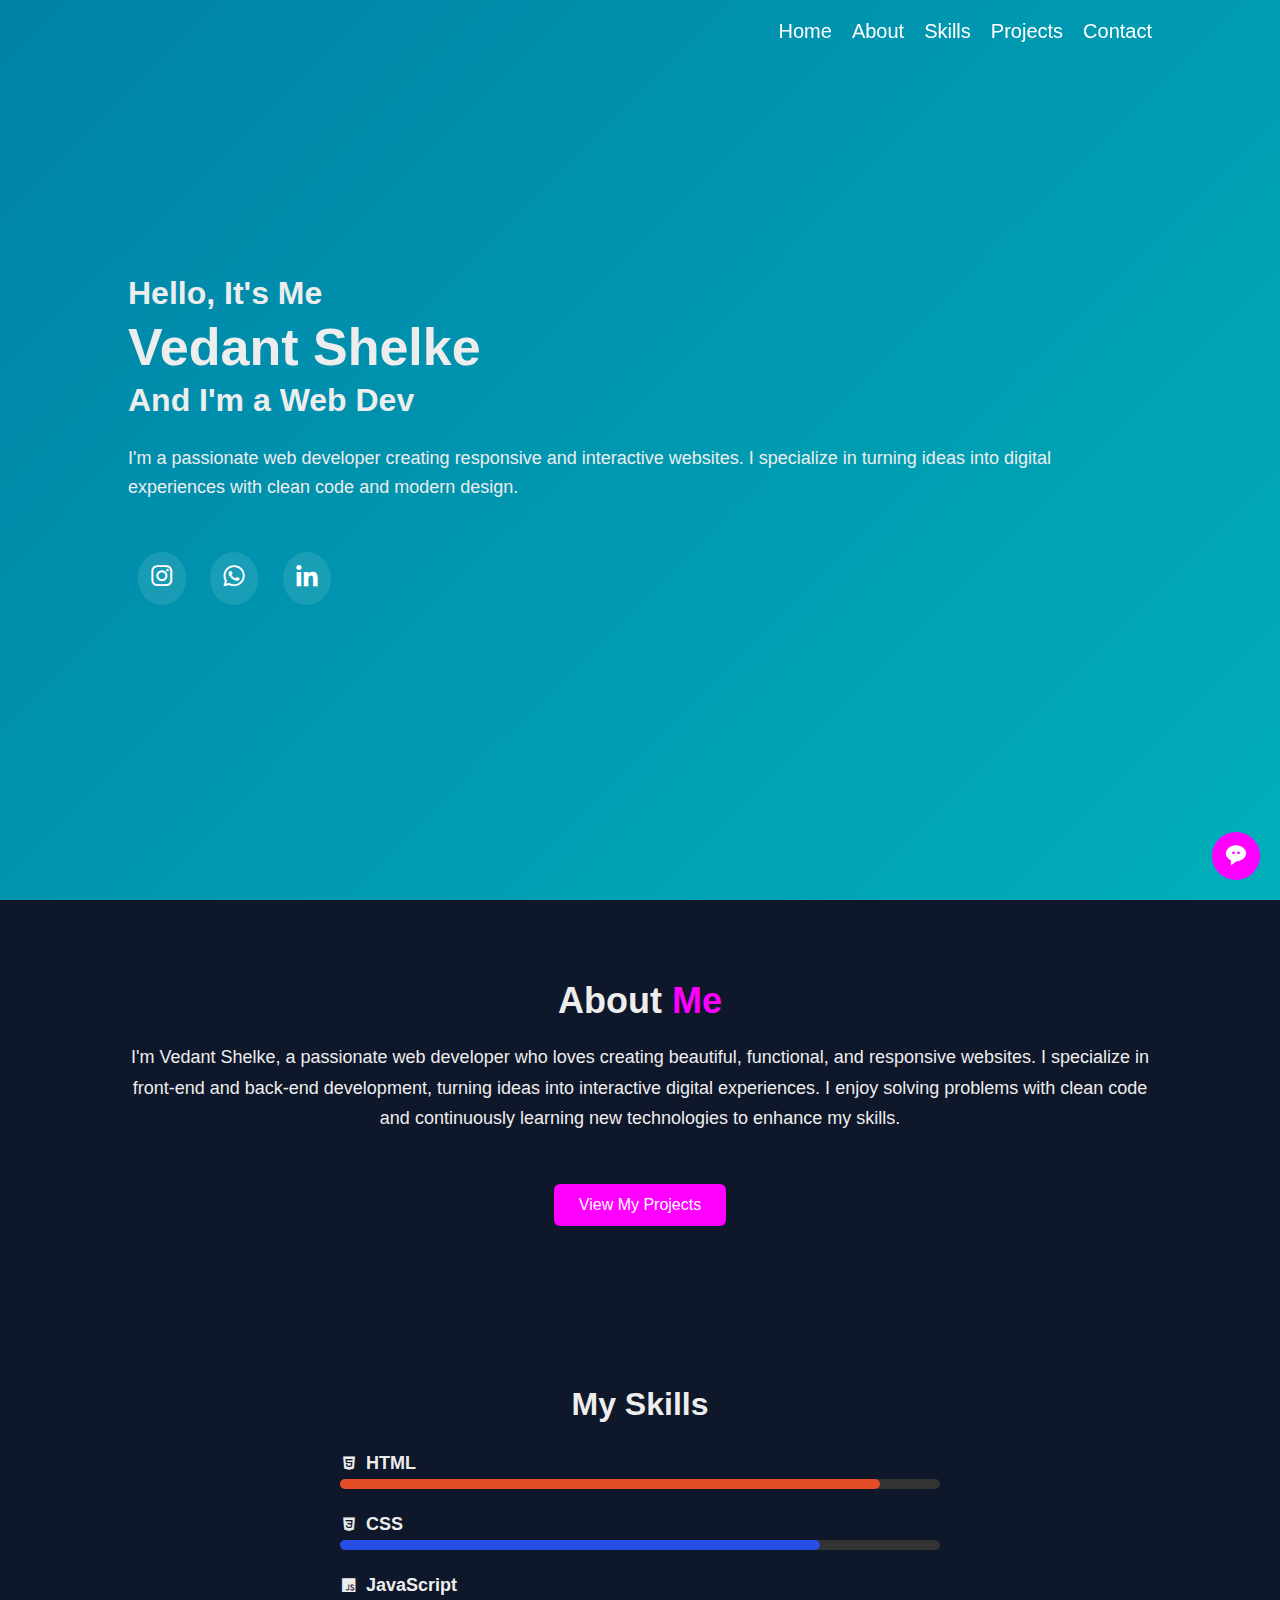
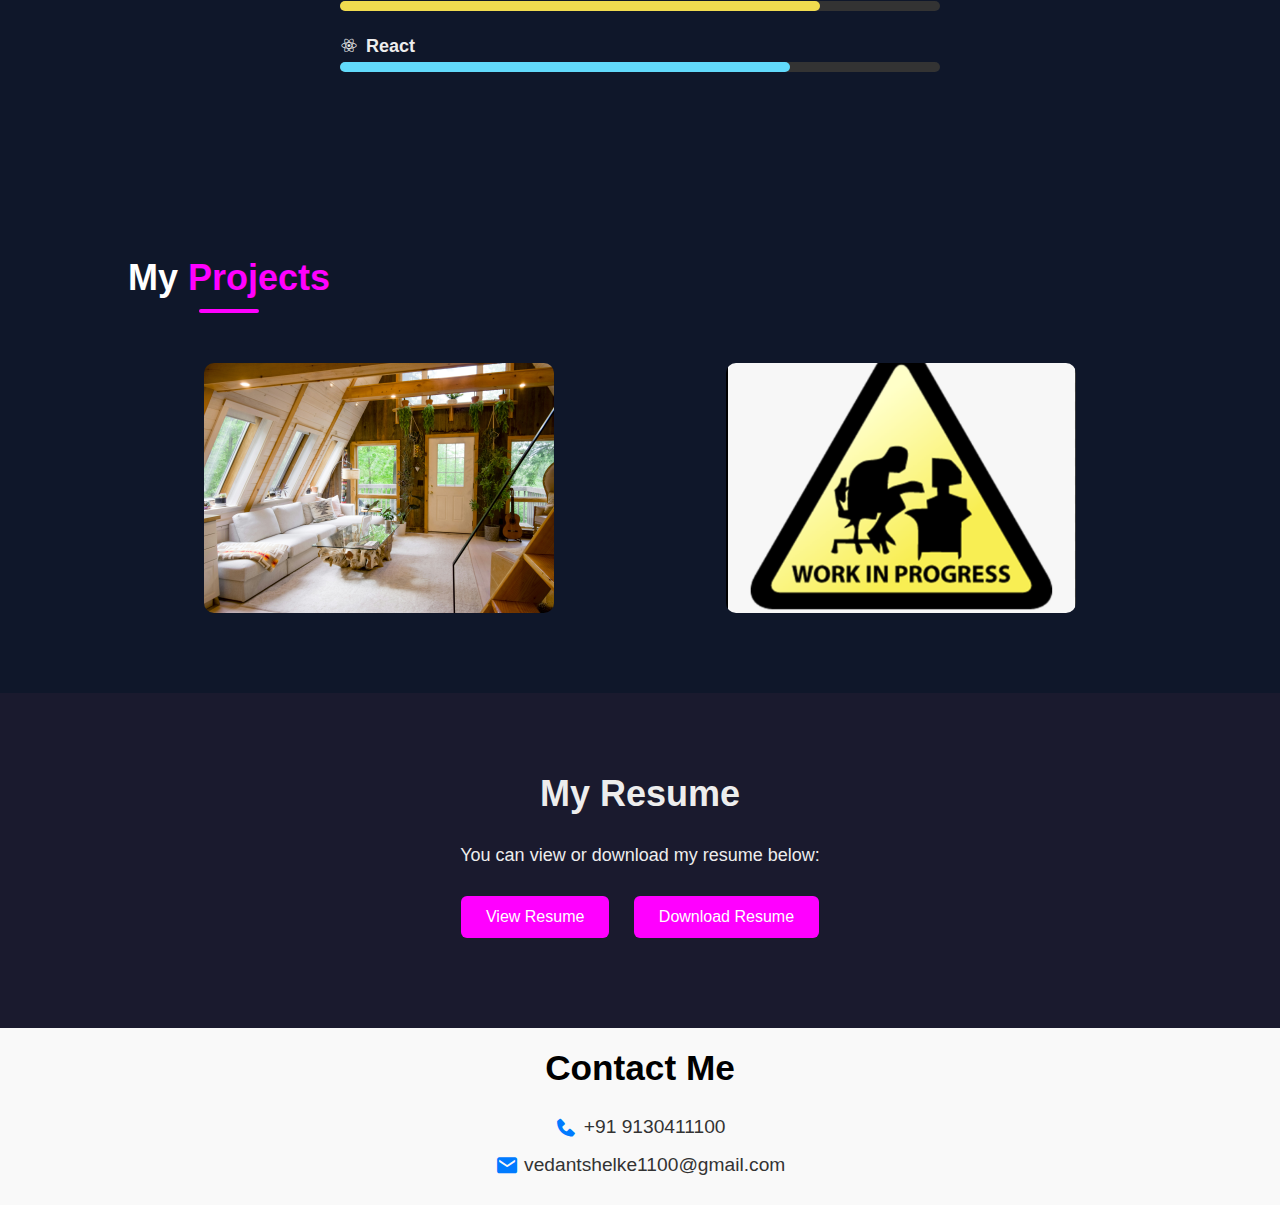
<file: index.html>
<!DOCTYPE html>
<html lang="en">
<head>
  <meta charset="UTF-8">
  <meta name="viewport" content="width=device-width, initial-scale=1.0">
  <title>Portfolio</title>
  <link rel="stylesheet" href="styling.css">
  <link href="https://unpkg.com/boxicons@2.1.4/css/boxicons.min.css" rel="stylesheet">
</head>
<body>
    
  <!-- Header -->
  <header class="header">
    <a href="#home" class="logo"></a>
    <nav class="navbar">
      <a href="#home">Home</a>
      <a href="#about">About</a>
      <a href="#skills">Skills</a>
      <a href="#portfolio">Projects</a>
      <a href="#contact">Contact</a>
    </nav>
  </header>



  <!-- Home Section -->
  <section class="home" id="home">
    <div class="home-content">
      <h3>Hello, It's Me</h3>
      <h1>Vedant Shelke</h1>
      <h3>And I'm a <span id="typed"></span></h3>
    <p class="home-info">
      I'm a passionate web developer creating responsive and interactive websites.
      I specialize in turning ideas into digital experiences with clean code and modern design.
    </p>
      
      <div class="home-sci">
        <a href="https://www.instagram.com/shelke_vedant123?igsh=ZTUwZGNwM28zNjg4"><i class='bx bxl-instagram'></i></a>
        <a href="#"><i class='bx bxl-whatsapp'></i></a>
        <a href="https://www.linkedin.com/in/vedant-shelke-a28070327?utm_source=share&utm_campaign=share_via&utm_content=profile&utm_medium=android_app"><i class='bx bxl-linkedin'></i></a>
      </div>
            
    </div>
     
</section>
  

  <!-- About Section -->
  <section class="about" id="about">
    <div class="about-content">
      <h2 class="heading">About <span>Me</span></h2>
      <p>
I'm Vedant Shelke, a passionate web developer who loves creating
beautiful, functional, and responsive websites. I specialize in
front-end and back-end development, turning ideas into
interactive digital experiences. I enjoy solving problems with
clean code and continuously learning new technologies to enhance
my skills.
</p>


      
    </div>
    <a href="#portfolio" class="btn">View My Projects</a>
  </section>
  
  
 <!-- Skills Section -->
<section class="skills" id="skills">
  <h2 class="heading">My <span>Skills</span></h2>
  
  <div class="skills-container">
    <div class="skill">
      <h3><i class='bx bxl-html5'></i> HTML</h3>
      <div class="bar"><span class="html"></span></div>
    </div>
    <div class="skill">
      <h3><i class='bx bxl-css3'></i> CSS</h3>
      <div class="bar"><span class="css"></span></div>
    </div>
    <div class="skill">
      <h3><i class='bx bxl-javascript'></i> JavaScript</h3>
      <div class="bar"><span class="javascript"></span></div>
    </div>
    <div class="skill">
      <h3><i class='bx bxl-react'></i> React</h3>
      <div class="bar"><span class="react"></span></div>
    </div>
  </div>
</section>

<!-- Portfolio Section -->
<section class="portfolio" id="portfolio">
  <h2 class="heading">My <span>Projects</span></h2>
  
  <div class="portfolio-container">
    <div class="portfolio-box">
     <img src="images\andrea-davis-IWfe63thJxk-unsplash.jpg" alt="Project 3">
      <div class="portfolio-layer">
        <h4>WanderLust </h4>
        <p><b>i have made a clone of Airbnb website which is about booking of motel rooms.</b></p>
        <a href="https://finalproject-hwgx.onrender.com"><i class='bx bx-link-external'></i></a>
      </div>
    </div>
    <div class="portfolio-box">
  <img src="images\Screenshot 2025-09-12 013513.png" alt="Coming Soon">
  <div class="portfolio-layer">
    <h4>Coming Soon</h4>
    <p>My next project will appear here!</p>
    <a href="#"><i class='bx bx-link-external'></i></a>
  </div>
</div>


    
  </div>
</section>

<!-- Resume Section -->
<section class="resume" id="resume">
  <h2 class="heading">My <span>Resume</span></h2>
  
  <div class="resume-container">
    <p>You can view or download my resume below:</p>
    
    <!-- View PDF button (opens in new tab) -->
    <a href="files\resume.pdf" target="_blank" class="btn">View Resume</a>
    
    <!-- Download PDF button -->
    <a href="files\resume.pdf" download class="btn">Download Resume</a>
  </div>
 

</section>

<div class="chatbot">
  <button id="chat-btn"><i class='bx bxs-message-rounded-dots'></i></button>
  <div id="chat-box">
    <div id="chat-messages"></div>
    <textarea id="chat-input" placeholder="Write your message..."></textarea>
    <button id="send-btn">Send</button>
  </div>
</div>
<button class="menu-btn" id="menu-btn">
  <i class='bx bx-menu'></i>
</button>

<!-- Contact Section -->
<section class="contact" id="contact">
  <h2 class="heading">Contact <span>Me</span></h2>

  <p class="contact-info">
    <i class='bx bxs-phone'></i> <a href="tel:9130411100">+91 9130411100</a><br>
    <i class='bx bxs-envelope'></i> <a href="mailto:vedantshelke1100@gmail.com">vedantshelke1100@gmail.com</a>
  </p>
</section>





<script src="script.js"></script>

</body>
</html>
</file>
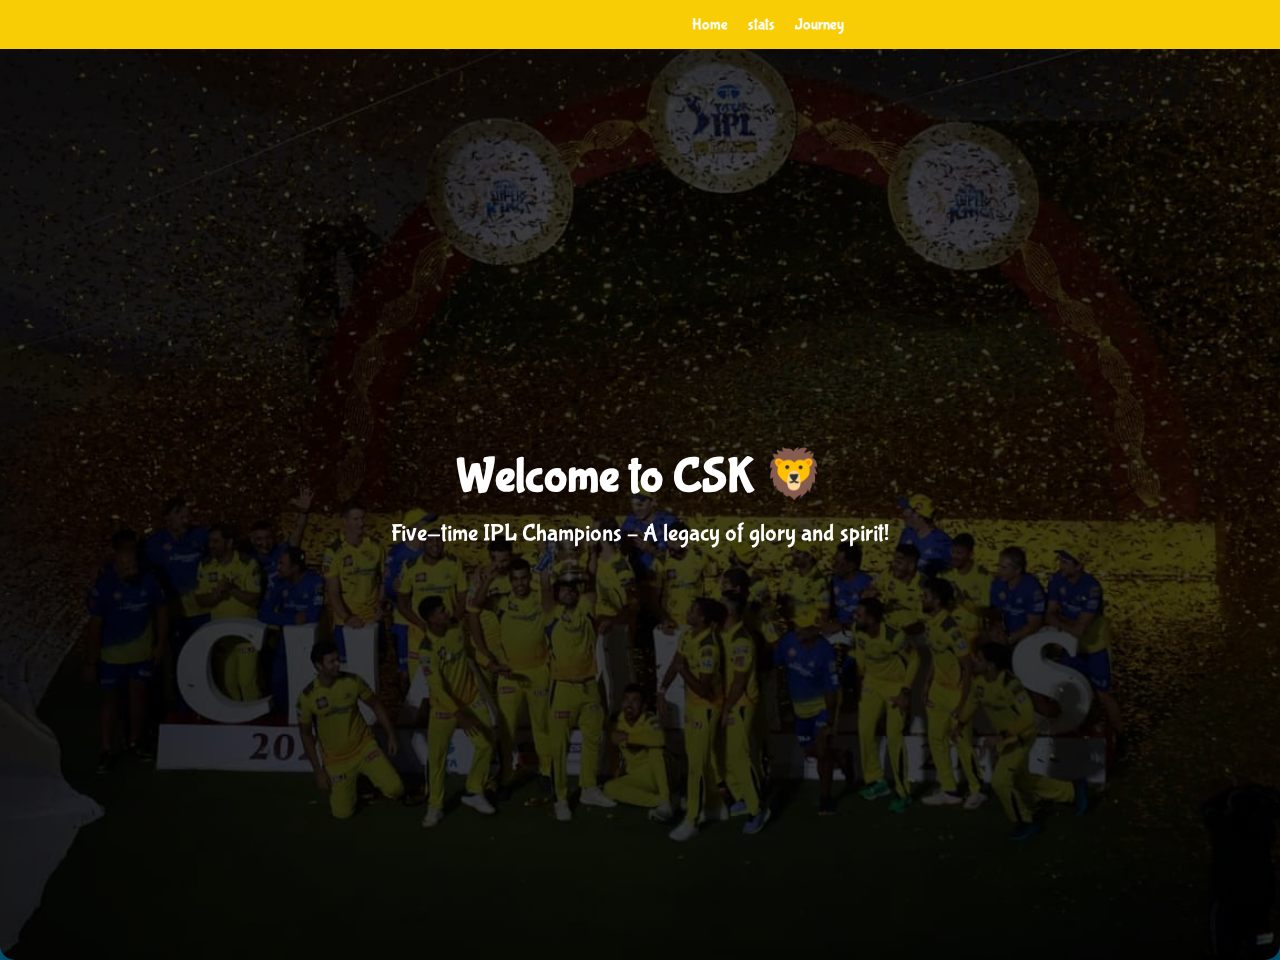
<file: project2/index.html>
<!DOCTYPE html>
<html lang="en">
<head>
  <meta charset="UTF-8">
  <meta name="viewport" content="width=device-width, initial-scale=1.0">
  <title>CSK Website</title>
  <link rel="stylesheet" href="stylo.css">
  <link href="https://fonts.googleapis.com/css2?family=Bubblegum+Sans&display=swap" rel="stylesheet">


</head>
<body>
  
  <!-- Navbar -->
  <nav class="navbar">
       <div class="menu-toggle" id="menu-toggle">☰</div>
    <ul id="navLinks">
      <li><a href="#">Home</a></li>
      <li><a href="stats.html">stats</a></li>
      <li><a href="journey.html">Journey</a></li>
    </ul>
  </nav>

  <section class="hero-home">
  <div class="hero-card">
    <h1>Welcome to CSK 🦁</h1>
    <p>Five-time IPL Champions – A legacy of glory and spirit!</p>
  </div>
</section>




<script src="script.js"></script>


</body>
</html>
</file>
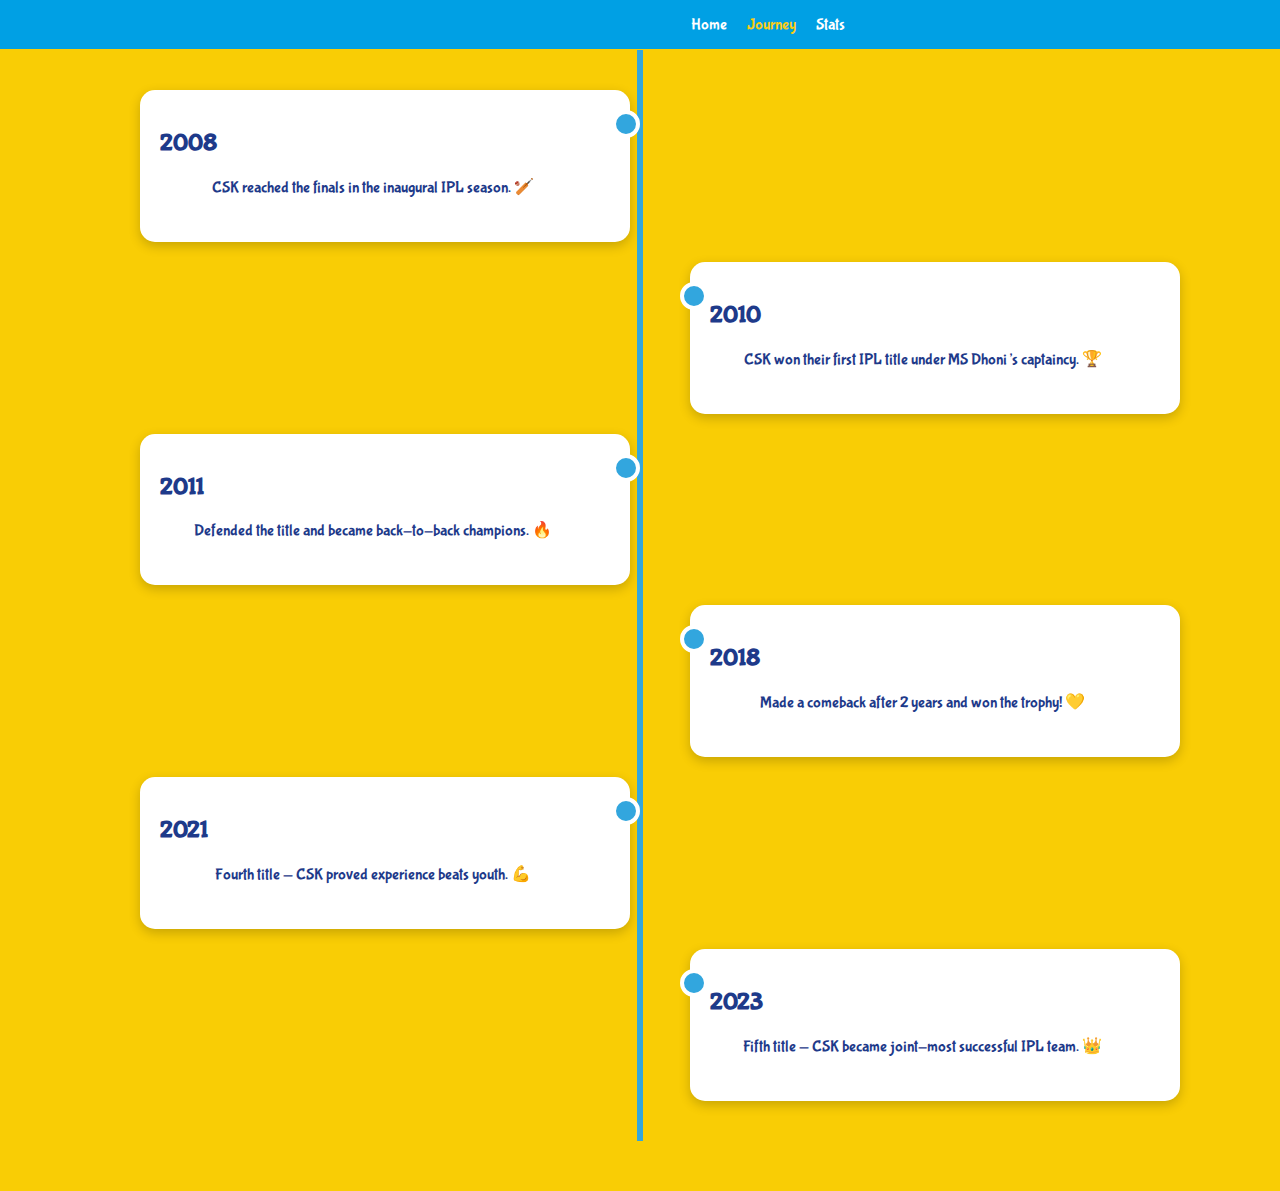
<file: project2/journey.html>
<!DOCTYPE html>
<html lang="en">
<head>
  <meta charset="UTF-8">
  <meta name="viewport" content="width=device-width, initial-scale=1.0">
  <title>CSK Journey</title>
  <link rel="stylesheet" href="style.css">
  <!-- Bubbly font -->
  <link href="https://fonts.googleapis.com/css2?family=Bubblegum+Sans&display=swap" rel="stylesheet">
</head>
<body>

  <!-- Navbar -->
  <header class="navbar">
    <!-- Hamburger Button -->
    <div class="menu-toggle" id="menu-toggle">☰</div>
    <ul id="navLinks">
      <li><a href="index.html">Home</a></li>
      <li><a href="journey.html" class="active">Journey</a></li>
      <li><a href="stats.html">Stats</a></li>
    </ul>
  </header>

  
  <!-- Timeline -->
  <section class="timeline">
    <div class="timeline-item left">
      <h2>2008</h2>
      <p>CSK reached the finals in the inaugural IPL season. 🏏</p>
    </div>

    <div class="timeline-item right">
      <h2>2010</h2>
      <p>CSK won their first IPL title under MS Dhoni’s captaincy. 🏆</p>
    </div>

    <div class="timeline-item left">
      <h2>2011</h2>
      <p>Defended the title and became back-to-back champions. 🔥</p>
    </div>

    <div class="timeline-item right">
      <h2>2018</h2>
      <p>Made a comeback after 2 years and won the trophy! 💛</p>
    </div>

    <div class="timeline-item left">
      <h2>2021</h2>
      <p>Fourth title — CSK proved experience beats youth. 💪</p>
    </div>

    <div class="timeline-item right">
      <h2>2023</h2>
      <p>Fifth title — CSK became joint-most successful IPL team. 👑</p>
    </div>
  </section>

 <script>
  document.addEventListener("DOMContentLoaded", function () {
    const menuToggle = document.querySelector(".menu-toggle");
    const navLinks = document.getElementById("navLinks");

    menuToggle.addEventListener("click", () => {
      navLinks.classList.toggle("show");
    });
  });
</script>
</body>
</html>
</file>
<file: project2/stylo.css>
/* Use bubbly font */
body {
  font-family: 'Bubblegum Sans', cursive;
  margin: 0;
  background: #00ADEF; /* soft yellow background */
  color: white;
}
/* Navbar default */
.navbar {
  background : #F9CD05; /* CSK Blue */
  position: fixed;
  top: 0;
  width: 100%;
  display: flex;
  justify-content: space-evenly;
  align-items: center;
  padding: 15px 10%;
  z-index: 1000;
  flex-wrap: wrap; /* allows wrapping when screen is small */
}

.navbar .logo {
  color: #facc15;
  font-size: 22px;
  font-weight: bold;
}

.navbar ul {
  list-style: none;
  display: flex;
  gap: 20px;
  margin: 0;
  padding: 0;
}

/* Links */
.navbar ul li a {
  color: white;
  text-decoration: none;
  font-size: 16px;
}

.navbar ul li a:hover,
.navbar ul li a.active {
  color: blue;
}

/* ✅ Hide menu toggle by default (desktop) */
.menu-toggle {
  display: none;
  font-size: 28px;
  color: white;
  cursor: pointer;
}

/* 📱 Mobile view */
@media screen and (max-width: 768px) {
  .menu-toggle {
    display: block; /* show hamburger */
  }

  .navbar {
    flex-direction: row;
    justify-content: space-between;
    padding: 15px;
  }

  .navbar ul {
    display: none; /* hide links initially */
    flex-direction: column;
    background: #1e3a8a;
    position: absolute;
    top: 60px;
    right: 0;
    width: 200px;
    text-align: center;
    padding: 10px 0;
    border-radius: 0 0 8px 8px;
  }

  .navbar ul.show {
    display: flex; /* show when toggled */
  }

  .navbar ul li {
    padding: 10px 0;
  }
}

/* Home Hero Section */
.hero-home {
  height: 100vh; /* full viewport */
  background: url("images/csk-bg.jpg") no-repeat center/cover;
  position: relative;
  display: flex;
  justify-content: center;
  align-items: center;
  text-align: center;
  color: white;
  padding: 0 20px;
}

/* Dark overlay */
.hero-home::before {
  content: "";
  position: absolute;
  top: 0; left: 0;
  width: 100%; height: 100%;
  background: rgba(0, 0, 0, 0.5);
}

/* Text on top of overlay */
.hero-home h1,
.hero-home p {
  position: relative;
  z-index: 1;
}

.hero-home h1 {
  font-size: 3rem;
  margin-bottom: 15px;
}

.hero-home p {
  font-size: 1.5rem;
  max-width: 700px;
  margin: 0 auto;
}

/* Responsive text */
@media (max-width: 768px) {
  .hero-home h1 { font-size: 2.2rem; }
  .hero-home p { font-size: 1.2rem; }
}

@media (max-width: 480px) {
  .hero-home h1 { font-size: 1.8rem; }
  .hero-home p { font-size: 1rem; }
}

.hero-home {
  background: rgba(255, 255, 255, 0.8);
  backdrop-filter: blur(8px);
  padding: 30px 40px;
  border-radius: 15px;
  text-align: center;
  box-shadow: 0 8px 20px rgba(0,0,0,0.2);
  animation: fadeInUp 1.2s ease-in-out;
}
.hero-home {
  height: 100vh;
  background: linear-gradient(rgba(0,0,0,0.5), rgba(0,0,0,0.5)),
              url('images/b230c3ec-0674-45a5-8b00-a9f05c40b5a6.jpeg') center/cover no-repeat;
  display: flex;
  justify-content: center;
  align-items: center;
}
.cta-btn {
  background: #facc15;
  color: #0b2d57;
  padding: 12px 25px;
  font-size: 1.2rem;
  border-radius: 50px;
  border: none;
  cursor: pointer;
  transition: 0.3s ease;
}

.cta-btn:hover {
  background: #fff;
  color: #facc15;
  box-shadow: 0 0 15px #facc15;
}
* Text inside card */
.hero-journey h1 {
  font-size: 2.8rem;
  margin-bottom: 15px;
  color: #0b2d57;
}

.hero-journey p {
  font-size: 1.4rem;
  color: #333;
}
</file>
<file: project2/style.css>
/* Use bubbly font */
body {
  font-family: 'Bubblegum Sans', cursive;
  margin: 0;
  background: #F9CD05; /* soft yellow background */
  color: #1e3a8a;
}
/* Navbar default */
.navbar {
  background: #00A0E4; /* CSK Blue */
  position: fixed;
  top: 0;
  width: 100%;
  display: flex;
  justify-content: space-evenly;
  align-items: center;
  padding: 15px 10%;
  z-index: 1000;
  flex-wrap: wrap; /* allows wrapping when screen is small */
}

.navbar .logo {
  color: #facc15;
  font-size: 22px;
  font-weight: bold;
}

.navbar ul {
  list-style: none;
  display: flex;
  gap: 20px;
  margin: 0;
  padding: 0;
}

/* Links */
.navbar ul li a {
  color: white;
  text-decoration: none;
  font-size: 16px;
}

.navbar ul li a:hover,
.navbar ul li a.active {
  color: #facc15;
}

/* ✅ Hide menu toggle by default (desktop) */
.menu-toggle {
  display: none;
  font-size: 28px;
  color: white;
  cursor: pointer;
}

/* 📱 Mobile view */
@media screen and (max-width: 768px) {
  .menu-toggle {
    display: block; /* show hamburger */
  }

  .navbar {
    flex-direction: row;
    justify-content: space-between;
    padding: 15px;
  }

  .navbar ul {
    display: none; /* hide links initially */
    flex-direction: column;
    background: #1e3a8a;
    position: absolute;
    top: 60px;
    right: 0;
    width: 200px;
    text-align: center;
    padding: 10px 0;
    border-radius: 0 0 8px 8px;
  }

  .navbar ul.show {
    display: flex; /* show when toggled */
  }

  .navbar ul li {
    padding: 10px 0;
  }
}
@media screen and (max-width: 768px) {
  .menu-toggle {
    display: block; /* show hamburger */
  }

  .navbar {
    flex-direction: row;
    justify-content: space-between;
    padding: 15px;
  }
}

/* Hero for Journey */
.hero-journey {
  text-align: center;
  padding: 100px 20px 60px;
  background: #facc15; /* Yellow */
  color: #1e3a8a;
  font-family: 'Bubblegum Sans', cursive;
}

.hero-journey h1 {
  font-size: 2.5rem;
  margin-bottom: 10px;
}

.hero-journey p {
  font-size: 1.2rem;
  color: #333;
}

/* Responsive */
@media (max-width: 768px) {
  .hero-journey {
    padding: 25px 20px;
  }
  .hero-journey h1 {
    font-size: 2rem;
  }
  .hero-journey p {
    font-size: 1.1rem;
  }
}

@media (max-width: 480px) {
  .hero-journey h1 {
    font-size: 1.6rem;
  }
  .hero-journey p {
    font-size: 1rem;
  }
}

/* Timeline Layout */
.timeline {
  position: relative;
  max-width: 1000px;
  margin: 50px auto;
  padding: 20px;
}

.timeline::after {
  content: '';
  position: absolute;
  width: 6px;
  background: #32A6DE;
  top: 0;
  bottom: 0;
  left: 50%;
  margin-left: -3px;
}

/* Timeline Cards */
.timeline-item {
  padding: 20px;
  background: white;
  border-radius: 15px;
  position: relative;
  width: 45%;
  box-shadow: 0 4px 12px rgba(0,0,0,0.2);
  margin: 20px 0;
}

.timeline-item.left {
  left: 0;
}

.timeline-item.right {
  left: 55%;
}

/* Timeline Dots */
.timeline-item::before {
  content: '';
  position: absolute;
  width: 20px;
  height: 20px;
  right: -10px;
  background: #32A6DE;
  border: 4px solid white;
  top: 20px;
  border-radius: 50%;
  z-index: 1;
}

.timeline-item.right::before {
  left: -10px;
}

/* Responsive */
@media (max-width: 768px) {
  .timeline::after {
    left: 20px;
  }
  .timeline-item {
    width: 100%;
    left: 0 !important;
    margin-left: 40px;
  }
  .timeline-item::before {
    left: -30px;
  }
}






/* Animation */
@keyframes fadeInDown {
  from { opacity: 0; transform: translateY(-30px); }
  to { opacity: 1; transform: translateY(0); }
}


.stats {
  margin-top: 120px;
  text-align: center;
  padding: 20px;
}

.stats h1 {
  font-size: 2.5rem;
  color: #0b2d57;
  margin-bottom: 20px;
}

.stats-overview {
  display: grid;
  grid-template-columns: repeat(auto-fit, minmax(180px, 1fr));
  gap: 20px;
  margin: 30px 0;
}

.card {
  background: #32A6DE;
  padding: 20px;
  border-radius: 12px;
  box-shadow: 0 6px 20px rgba(0,0,0,0.15);
  font-size: 1.2rem;
  font-weight: bold;
  color:  white;
  transition: transform 0.3s, box-shadow 0.3s;
}

.card:hover {
  transform: translateY(-8px) scale(1.05);
  box-shadow: 0 8px 20px #facc15;
}

.player-stats {
  display: flex;
  justify-content: center;
  flex-wrap: wrap;
  gap: 20px;
  margin: 40px 0;
}

.player-stats .card {
  max-width: 200px;
  text-align: center;
}

.player-stats img {
  width: 100px;
  border-radius: 50%;
  margin-bottom: 10px;
}
.chart-container {
  max-width: 200px;   /* medium size */
  margin: 30px auto;  /* center it */
  padding: 20px;
  background: white;
  border-radius: 15px;
  box-shadow: 0 6px 15px rgba(0,0,0,0.1);
}
.chart-container canvas {
  width: 100% !important;
  height: auto !important;
}
.players {
  text-align: center;
  padding: 60px 25px;
  background: ##facc15;
}

.players h1 {
  font-size: 2.5rem;
  color: white;
  margin-bottom: 40px;
}



.player-card {
  perspective: 1000px;
}

.card-inner {
  position: relative;
  width: 100%;
  height: 320px;
  text-align: center;
  transition: transform 0.6s;
  transform-style: preserve-3d;
  cursor: pointer;
  color:white;
}

.player-card.flipped .card-inner {
  transform: rotateY(180deg);
}


.card-front, .card-back {
  position: absolute;
  width: 100%;
  height: 100%;
  backface-visibility: hidden;
  border-radius: 12px;
  box-shadow: 0 6px 15px rgba(0,0,0,0.15);
  padding: 20px;
}

.card-front {
  background: #32A6DE;
}



.card-back {
  background: #32A6DE;
  color: white;
  transform: rotateY(180deg);
  display: flex;
  flex-direction: column;
  justify-content: center;
  
}


.player-grid {
  display: grid;
  grid-template-columns: repeat(auto-fit, minmax(250px, 1fr)); 
  gap: 25px;
  padding: 20px;
  margin-right:50px;
}

.player-card {
  background: #facc15;
  border-radius: 10px;
  box-shadow: 0 4px 8px rgba(0,0,0,0.1);
  text-align: center;
  overflow: hidden;
}
.player-card img {
  width: 150px;
  height: auto;
  border-radius: 50%; /* same as card or slightly smaller */
  object-fit: contain;
  margin-right:40px;
  
}
.card-front h3 ,  p {
  text-align:center;
  margin-bottom:25px;
  margin-right:25px;
  
}
</file>
<file: styling.css>
/* Reset & Base */
* {
  margin: 0;
  padding: 0;
  box-sizing: border-box;
  font-family: 'Poppins', sans-serif;
}

body {
  color: #ededed;
  background: #0f172a;
  overflow-x: hidden; /* prevent horizontal scroll */
}

html {
  scroll-behavior: smooth;
}

/* Header */
.header {
  position: fixed;
  top: 0;
  left: 0;
  width: 100%;
  padding: 20px 10%;
  display: flex;
  justify-content: space-between;
  align-items: center;
  z-index: 100;
  background: transparent;
}

.logo {
  font-size: 25px;
  color: #fff;
  text-decoration: none;
  font-weight: 600;

}

/* Desktop / Laptop Navbar (default) */
.navbar {
  display: flex;
  gap: 20px;
  position: static;
  flex-direction: row;
  background: transparent;
  padding: 0;
  transition: none;
}

.navbar a {
  font-size: 20px;
  color: #fff;
  text-decoration: none;
  font-weight: 500;
  transition: 0.3s;
  margin: 0;
}

.navbar a:hover {
  color: magenta;
}

/* Hamburger menu button hidden on desktop */
.menu-btn {
  display: none;
}

/* Sections Common */
section {
  width: 100%;
  padding: 80px 10%;
}

@media screen and (max-width: 650px) {
  section {
    padding: 60px 5%;
  }
}

/* Home Section */
.home {
  height: 100vh;
  display: flex;
  align-items: center;
  padding-top: 70px;
  background: linear-gradient(135deg, #0081a7, #00afb9);
}

.home-content h3 {
  font-size: 32px;
  font-weight: 700;
}

.home-content h1 {
  font-size: 52px;
  font-weight: 700;
  margin: 5px 0;
}

.home-content p {
  font-size: 18px;
  line-height: 1.6;
  margin-top:25px;
}

.home-sci a {
  display: inline-block;
  margin: 10px;
  font-size: 28px;
  color: #fff;
  background: rgba(255,255,255,0.1);
  border-radius: 50%;
  padding: 10px;
  transition: 0.3s;
  margin-top:50px;
}

.home-sci a:hover {
  background: #2575fc;
  color: #fff;
  transform: scale(1.1);
}

@media screen and (max-width: 650px) {
  .home-content h1 { font-size: 36px; }
  .home-content h3 { font-size: 24px; }
}



/* About Section */
.about {
  text-align: center;
}

.about .heading {
  font-size: 36px;
  margin-bottom: 20px;
}

.about .heading span {
  color: magenta;
}

.about p {
  font-size: 18px;
  line-height: 1.7;
  margin-bottom: 30px;
}
.about .btn {
  display: inline-block;
  margin-top: 20px;
  padding: 12px 25px;
  background: magenta;
  color: #fff;
  text-decoration: none;
  border-radius: 6px;
  font-weight: 500;
  transition: 0.3s;
}

.about .btn:hover {
  background: #ff00ffcc;
  transform: scale(1.05);
}

/* Skills Section */
.skills {
  text-align: center;
}

.skills .heading {
  font-size: 32px;
  margin-bottom: 30px;
}

.skills-container {
  max-width: 600px;
  margin: auto;
  text-align: left;
}

.skill {
  margin-bottom: 25px;
}

.skill h3 {
  margin-bottom: 5px;
  font-size: 18px;
  display: flex;
  align-items: center;
  gap: 8px;
}

/* Progress Bars */
.bar {
  width: 100%;
  background: #333;
  border-radius: 5px;
}

.bar span {
  display: block;
  height: 10px;
  border-radius: 5px;
}

.bar .html { width: 90%; background: #e34c26; }
.bar .css { width: 80%; background: #264de4; }
.bar .javascript { width: 80%; background: #f0db4f; }
.bar .react { width: 75%; background: #61dafb; }

.portfolio-container {
  display: grid;
  grid-template-columns: repeat(auto-fit, minmax(280px, 1fr));
  gap: 20px;
  justify-items: center;
  align-items: stretch;
}

.portfolio-box {
  position: relative;
  border-radius: 10px;
  overflow: hidden;
  cursor: pointer;
  width: 100%;
  max-width: 350px;
  height: 250px;
}

.portfolio-box img {
  width: 100%;
  height: 100%;
  object-fit: cover;
  display: block;
}

.portfolio-layer {
  position: absolute;
  top: 0; left: 0;
  width: 100%;
  height: 100%;
  background: rgba(0,0,0,0.6);
  color: #fff;
  display: flex;
  flex-direction: column;
  justify-content: center;
  align-items: center;
  opacity: 0;
  transition: all 0.4s ease;
  padding: 10px;
  z-index: 10;
}

.portfolio-box:hover .portfolio-layer {
  opacity: 1;
}
.portfolio .heading {
  font-size: 36px;
  font-weight: 700;
  margin-bottom:50px;
  position: relative;
  display: inline-block;
  color: #fff;
}

.portfolio .heading span {
  color: magenta;
}

.portfolio .heading::after {
  content: "";
  display: block;
  width: 60px;
  height: 4px;
  background: magenta;
  margin: 10px auto 0;
  border-radius: 2px;
}

/* Resume Section */
.resume {
  text-align: center;
  background: #1a1a2e;
}

.resume .heading {
  font-size: 36px;
  margin-bottom: 30px;
}

.resume-container p {
  margin-bottom: 20px;
  font-size: 18px;
}

.resume-container .btn {
  display: inline-block;
  margin: 10px;
  padding: 12px 25px;
  background: magenta;
  color: #fff;
  text-decoration: none;
  border-radius: 6px;
  transition: 0.3s;
}

.resume-container .btn:hover { background: #ff00ffcc; }

/* Chatbot */
.chatbot { position: fixed; bottom: 20px; right: 20px; }
#chat-box { display: none; position: absolute; bottom: 50px; right: 0; width: 250px; background: #1a1a2e; padding: 10px; border-radius: 8px; color: #fff; }
#chat-messages { max-height: 150px; overflow-y: auto; margin-bottom: 10px; }
#chat-input { width: 100%; height: 50px; border-radius: 6px; border: none; padding: 5px; margin-bottom: 5px; resize: none; }
#send-btn { width: 100%; padding: 8px; background: magenta; border: none; color: #fff; border-radius: 6px; cursor: pointer; }
#send-btn:hover { background: #ff00ffcc; }
#chat-btn { background: magenta; border: none; border-radius: 50%; padding: 12px; color: #fff; cursor: pointer; font-size: 24px; display: flex; align-items: center; justify-content: center; }
#chat-btn:hover { background: #ff00ffcc; }

/* Mobile Adjustments */
@media screen and (max-width: 650px) {
  .home-content h1 { font-size: 36px; }
  .home-content h3 { font-size: 24px; }
}

/* Mobile (<480px) */
@media screen and (max-width: 480px) {
  section { padding: 50px 5%; }
  .home-content h1 { font-size: 28px; }
  .home-content h3 { font-size: 20px; }
  .home-content p { font-size: 16px; }
  .navbar a { font-size: 14px; }
  .chatbot { bottom: 10px; right: 10px; }
  #chat-btn { font-size: 20px; padding: 10px; }
}

/* Mobile Navbar & Menu Button (<768px) */
@media screen and (max-width: 768px) {
  .menu-btn {
    display: block;
    position: fixed;
    top: 20px;
    right: 20px;
    z-index: 101;
    background: magenta;
    border: none;
    padding: 10px;
    border-radius: 6px;
    color: #fff;
    cursor: pointer;
    font-size: 24px;
  }

  .navbar {
    flex-direction: column;
    position: fixed;
    top: 70px;
    right: -100%;
    width: 200px;
    padding: 20px;
    gap: 10px;
    transition: 0.3s;
    background: rgba(15, 23, 42, 0.8);
    backdrop-filter: blur(10px);
    border-radius: 8px;
  }

  .navbar.active {
    right: 10px;
  }

  .navbar a {
    margin: 10px 0;
  }
}
.contact {
  padding: 20px 10%;
  text-align: center;
  background: #f9f9f9;
}

.contact .heading {
  font-size: 2.2rem;
  margin-bottom: 20px;
  color:black;
}

.contact-info {
  font-size: 1.2rem;
  line-height: 2;
}

.contact-info i {
  color: #007bff;
  font-size: 1.5rem;
  vertical-align: middle;
}

.contact-info a {
  color: #333;
  text-decoration: none;
  transition: color 0.3s;
}

.contact-info a :hover {
      text-decoration: underline;
  color: #007bff;
}
</file>
